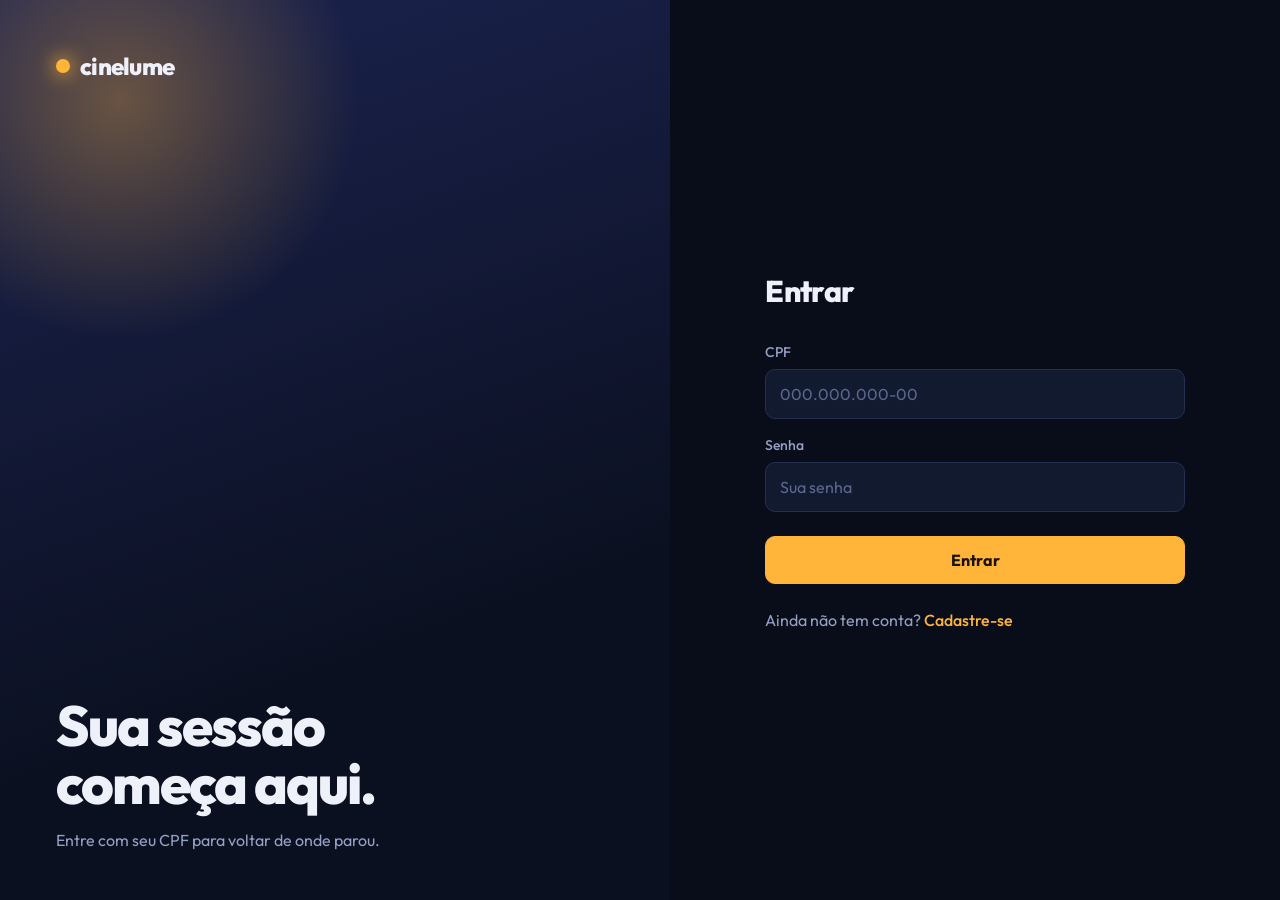
<file: public/index.html>
<!DOCTYPE html>
<html lang="pt-BR">
<head>
    <meta charset="UTF-8">
    <meta name="viewport" content="width=device-width, initial-scale=1.0">
    <link rel="stylesheet" href="style.css">
    <title>Entrar | cinelume</title>
</head>
<body>
    <main class="auth">
        <section class="auth-hero">
            <a class="marca" href="index.html">cinelume</a>
            <div>
                <h2>Sua sessão começa aqui.</h2>
                <p>Entre com seu CPF para voltar de onde parou.</p>
            </div>
        </section>

        <section class="auth-form">
            <div class="caixa">
                <h1>Entrar</h1>

                <div class="campo">
                    <label>CPF</label>
                    <input type="text" id="cpf" placeholder="000.000.000-00">
                </div>

                <div class="campo">
                    <label>Senha</label>
                    <input type="password" id="senha" placeholder="Sua senha">
                </div>

                <button class="cheio" onclick="enviarDados()">Entrar</button>

                <p class="troca">Ainda não tem conta? <a href="/public/cadastro.html">Cadastre-se</a></p>
            </div>
        </section>
    </main>

    <script src="/public/login.js"></script>
</body>
</html>
</file>
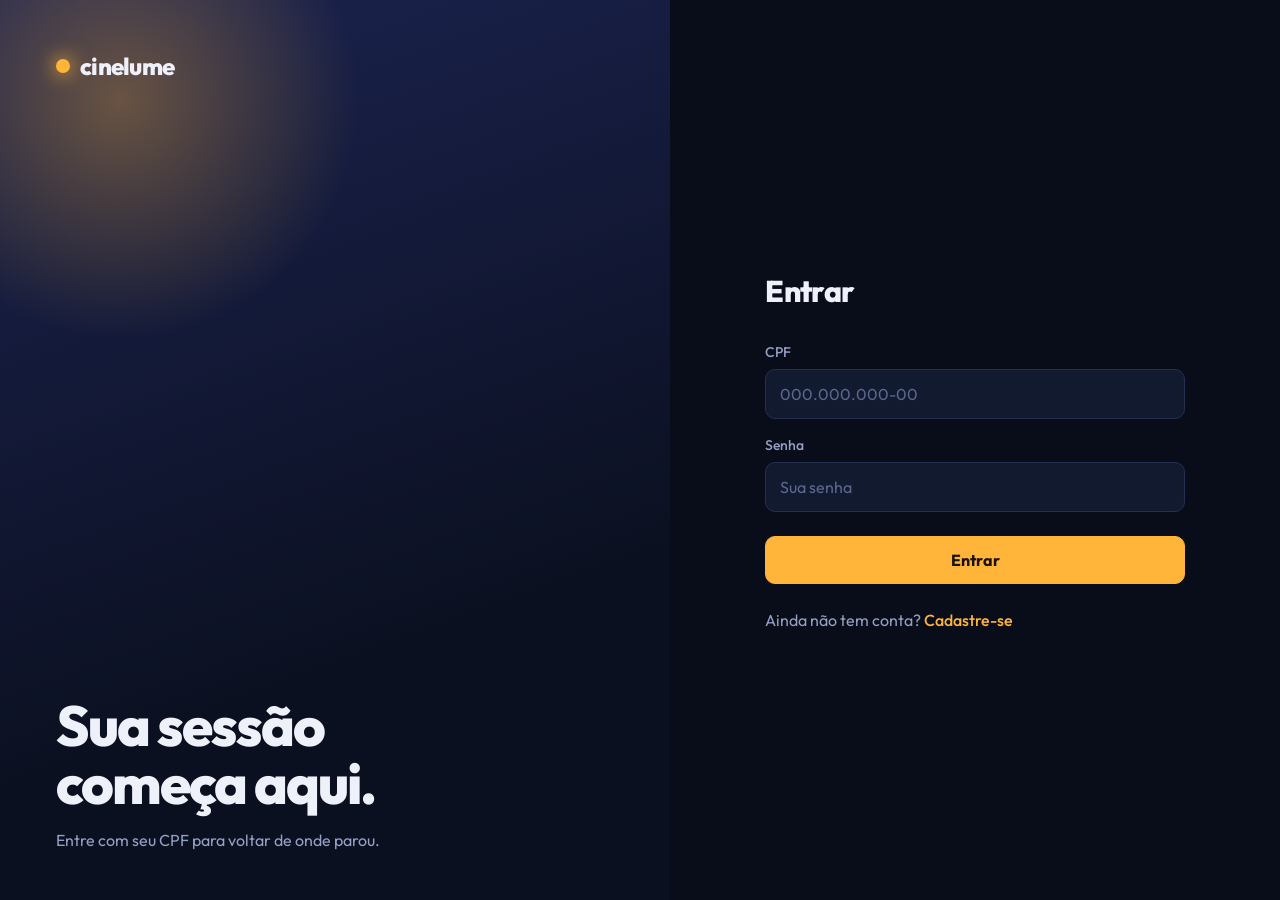
<file: public/admin.html>
<!DOCTYPE html>
<html lang="pt-BR">
<head>
    <meta charset="UTF-8">
    <meta name="viewport" content="width=device-width, initial-scale=1.0">
    <link rel="stylesheet" href="style.css">
    <title>Assinantes | cinelume</title>
</head>
<body>
    <header class="topo">
        <a class="marca" href="/public/BemVindo.html">cinelume</a>
        <nav>
            <a href="/public/BemVindo.html">Voltar ao início</a>
        </nav>
    </header>

    <main class="conteudo">
        <h1>Assinantes</h1>

        <div class="barra">
            <input type="text" id="busca" placeholder="Buscar por CPF">
            <button onclick="buscar()">Buscar</button>
            <button class="sec" onclick="listar()">Mostrar todos</button>
        </div>

        <div class="tabela">
            <table>
                <thead>
                    <tr>
                        <th>Nome</th>
                        <th>Sobrenome</th>
                        <th>CPF</th>
                        <th>Email</th>
                        <th>Telefone</th>
                        <th>Cidade</th>
                        <th>Ações</th>
                    </tr>
                </thead>
                <tbody id="lista"></tbody>
            </table>
        </div>
    </main>

    <aside id="edicao" style="display: none;">
        <h2>Editar assinante</h2>

        <div class="campo">
            <label>Nome</label>
            <input type="text" id="nome">
        </div>
        <div class="campo">
            <label>Sobrenome</label>
            <input type="text" id="sobrenome">
        </div>
        <div class="campo">
            <label>CPF</label>
            <input type="text" id="cpf">
        </div>
        <div class="campo">
            <label>Email</label>
            <input type="text" id="email">
        </div>
        <div class="campo">
            <label>Senha</label>
            <input type="text" id="senha">
        </div>
        <div class="campo">
            <label>Rua</label>
            <input type="text" id="rua">
        </div>
        <div class="campo">
            <label>CEP</label>
            <input type="text" id="cep">
        </div>
        <div class="campo">
            <label>Cidade</label>
            <input type="text" id="cidade">
        </div>
        <div class="campo">
            <label>Estado</label>
            <input type="text" id="estado">
        </div>
        <div class="campo">
            <label>Telefone</label>
            <input type="text" id="telefone">
        </div>

        <div class="acoes">
            <button onclick="salvar()">Salvar</button>
            <button class="sec" onclick="cancelar()">Cancelar</button>
        </div>
    </aside>

    <script src="/public/admin.js"></script>
</body>
</html>
</file>
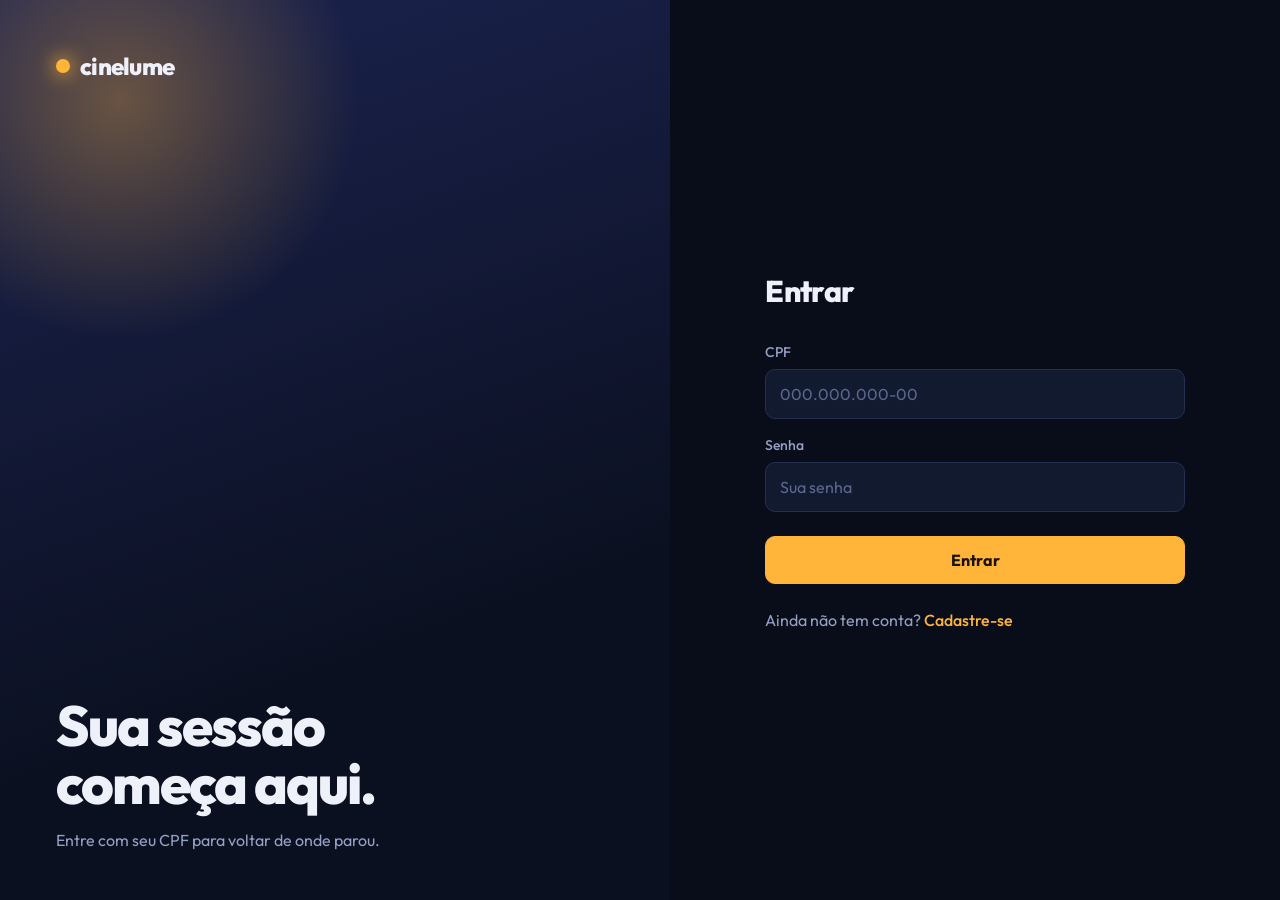
<file: public/BemVindo.html>
<!DOCTYPE html>
<html lang="pt-BR">
<head>
    <meta charset="UTF-8">
    <meta name="viewport" content="width=device-width, initial-scale=1.0">
    <link rel="stylesheet" href="style.css">
    <title>Início | cinelume</title>
</head>
<body>
    <header class="topo">
        <a class="marca" href="/public/BemVindo.html">cinelume</a>
        <nav>
            <span id="linkAdmin"></span>
            <button class="sec" onclick="sair()">Sair</button>
        </nav>
    </header>

    <section class="banner">
        <h1>Olá, <span id="nome"></span></h1>
        <p>Escolha o que assistir hoje.</p>
    </section>

    <section class="fileira">
        <h3>Em alta</h3>
        <div class="cartazes">
            <div class="cartaz">Noite Azul<small>Drama</small></div>
            <div class="cartaz">Maré Viva<small>Aventura</small></div>
            <div class="cartaz">Sol Vermelho<small>Ação</small></div>
            <div class="cartaz">Código Aurora<small>Ficção científica</small></div>
            <div class="cartaz">Último Verão<small>Romance</small></div>
            <div class="cartaz">Cidade Fantasma<small>Suspense</small></div>
        </div>
    </section>

    <section class="fileira">
        <h3>Novidades</h3>
        <div class="cartazes">
            <div class="cartaz">Estrelas de Papel<small>Animação</small></div>
            <div class="cartaz">A Última Sessão<small>Documentário</small></div>
            <div class="cartaz">Linha do Tempo<small>Ficção científica</small></div>
            <div class="cartaz">Ventos do Sul<small>Drama</small></div>
            <div class="cartaz">Rota 66<small>Ação</small></div>
            <div class="cartaz">Pequenas Luzes<small>Família</small></div>
        </div>
    </section>

    <script src="/public/bemvindo.js"></script>
</body>
</html>
</file>
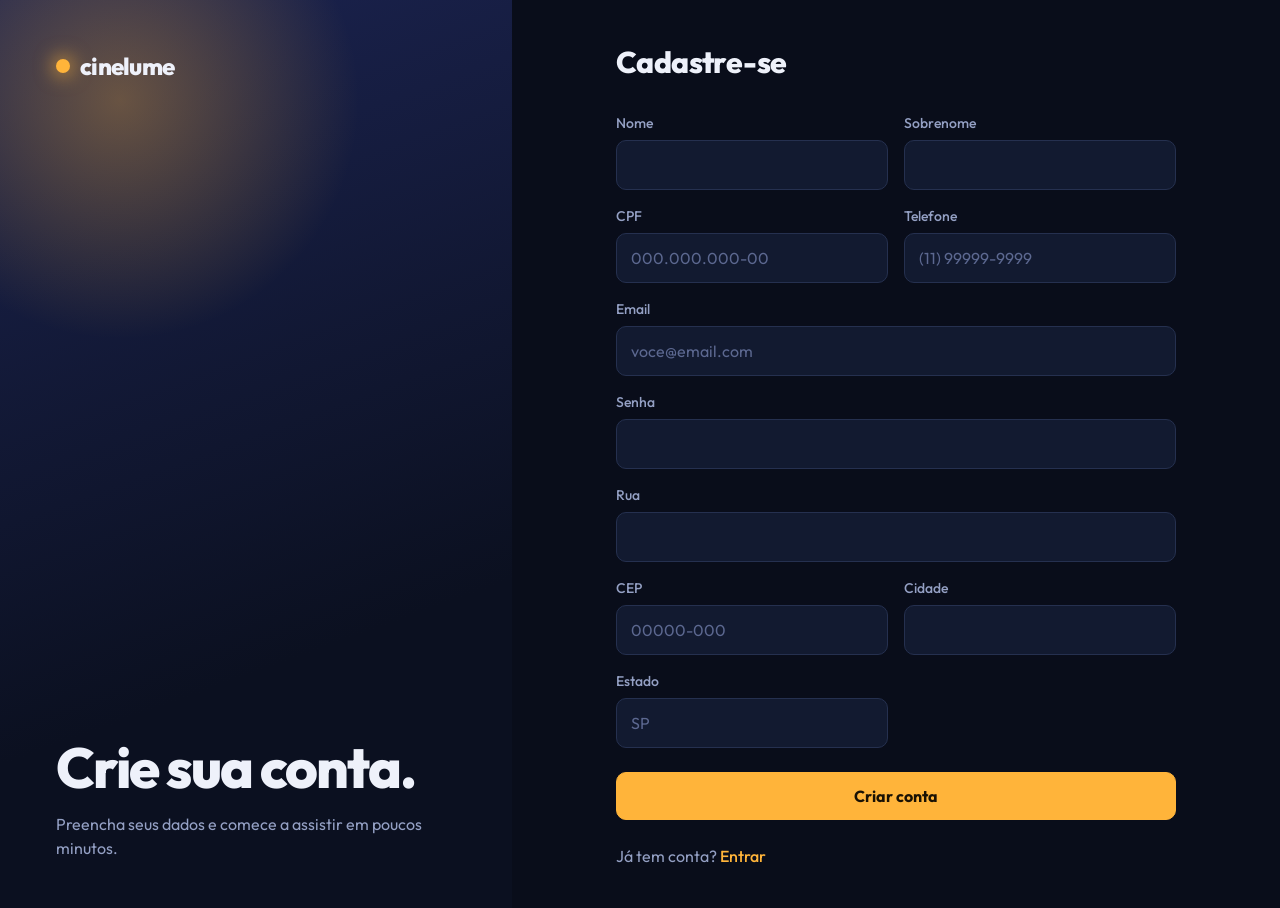
<file: public/cadastro.html>
<!DOCTYPE html>
<html lang="pt-BR">
<head>
    <meta charset="UTF-8">
    <meta name="viewport" content="width=device-width, initial-scale=1.0">
    <link rel="stylesheet" href="style.css">
    <title>Cadastro | cinelume</title>
</head>
<body>
    <main class="auth larga">
        <section class="auth-hero">
            <a class="marca" href="/public/index.html">cinelume</a>
            <div>
                <h2>Crie sua conta.</h2>
                <p>Preencha seus dados e comece a assistir em poucos minutos.</p>
            </div>
        </section>

        <section class="auth-form">
            <div class="caixa">
                <h1>Cadastre-se</h1>

                <div class="campos">
                    <div class="campo">
                        <label>Nome</label>
                        <input type="text" id="nome">
                    </div>
                    <div class="campo">
                        <label>Sobrenome</label>
                        <input type="text" id="sobrenome">
                    </div>
                    <div class="campo">
                        <label>CPF</label>
                        <input type="text" id="cpf" placeholder="000.000.000-00">
                    </div>
                    <div class="campo">
                        <label>Telefone</label>
                        <input type="text" id="telefone" placeholder="(11) 99999-9999">
                    </div>
                    <div class="campo largo">
                        <label>Email</label>
                        <input type="text" id="email" placeholder="voce@email.com">
                    </div>
                    <div class="campo largo">
                        <label>Senha</label>
                        <input type="password" id="senha">
                    </div>
                    <div class="campo largo">
                        <label>Rua</label>
                        <input type="text" id="rua">
                    </div>
                    <div class="campo">
                        <label>CEP</label>
                        <input type="text" id="cep" placeholder="00000-000">
                    </div>
                    <div class="campo">
                        <label>Cidade</label>
                        <input type="text" id="cidade">
                    </div>
                    <div class="campo">
                        <label>Estado</label>
                        <input type="text" id="estado" placeholder="SP">
                    </div>
                </div>

                <button class="cheio" onclick="enviarDados()">Criar conta</button>

                <p class="troca">Já tem conta? <a href="/public/index.html">Entrar</a></p>
            </div>
        </section>
    </main>

    <script src="/public/cadastro.js"></script>
</body>
</html>
</file>
<file: public/style.css>
@import url('https://fonts.googleapis.com/css2?family=Outfit:wght@400;500;700;800&display=swap');

:root {
    --fundo: #090d1a;
    --painel: #121a30;
    --linha: #25304f;
    --texto: #eef1fa;
    --suave: #94a0c4;
    --ambar: #ffb43a;
    --ambar-escuro: #e69a1c;
    --perigo: #ff6b6b;
    --fonte: 'Outfit', 'Segoe UI', Arial, sans-serif;
}

* {
    margin: 0;
    padding: 0;
    box-sizing: border-box;
}

body {
    min-height: 100vh;
    background: var(--fundo);
    color: var(--texto);
    font-family: var(--fonte);
    line-height: 1.5;
}

a {
    color: var(--ambar);
    font-weight: 500;
    text-decoration: none;
}

a:hover {
    text-decoration: underline;
    text-underline-offset: 4px;
}

.marca {
    display: inline-flex;
    align-items: center;
    gap: 10px;
    font-size: 24px;
    font-weight: 800;
    letter-spacing: -0.03em;
    color: var(--texto);
}

.marca:hover {
    text-decoration: none;
}

.marca::before {
    content: '';
    width: 14px;
    height: 14px;
    border-radius: 50%;
    background: var(--ambar);
    box-shadow: 0 0 18px 4px rgba(255, 180, 58, 0.55);
}

.auth {
    min-height: 100vh;
    display: grid;
    grid-template-columns: 1.1fr 1fr;
}

.auth.larga {
    grid-template-columns: 0.8fr 1.2fr;
}

.auth-hero {
    position: relative;
    display: flex;
    flex-direction: column;
    justify-content: space-between;
    gap: 48px;
    padding: 48px 56px;
    overflow: hidden;
    background: linear-gradient(160deg, #1b2350 0%, #0b1020 70%);
}

.auth-hero::after {
    content: '';
    position: absolute;
    top: -160px;
    left: -140px;
    width: 520px;
    height: 520px;
    border-radius: 50%;
    background: radial-gradient(circle, rgba(255, 180, 58, 0.35), transparent 65%);
    pointer-events: none;
}

.auth-hero > * {
    position: relative;
    z-index: 1;
}

.auth-hero h2 {
    max-width: 11ch;
    font-size: clamp(36px, 4.4vw, 60px);
    font-weight: 800;
    line-height: 1.02;
    letter-spacing: -0.035em;
}

.auth-hero p {
    max-width: 36ch;
    margin-top: 16px;
    color: var(--suave);
}

.auth-form {
    display: flex;
    align-items: center;
    justify-content: center;
    padding: 40px 24px;
}

.caixa {
    width: min(420px, 100%);
}

.larga .caixa {
    width: min(560px, 100%);
}

.caixa h1 {
    margin-bottom: 28px;
    font-size: 30px;
    font-weight: 800;
    letter-spacing: -0.02em;
}

.campos {
    display: grid;
    grid-template-columns: 1fr 1fr;
    gap: 16px;
}

.campo {
    margin-bottom: 16px;
}

.campos + .cheio {
    margin-top: 24px;
}

.campos .campo {
    margin-bottom: 0;
}

.campo.largo {
    grid-column: 1 / -1;
}

label {
    display: block;
    margin-bottom: 6px;
    font-size: 14px;
    font-weight: 500;
    color: var(--suave);
}

input {
    width: 100%;
    padding: 12px 14px;
    background: var(--painel);
    color: var(--texto);
    font: inherit;
    border: 1.5px solid var(--linha);
    border-radius: 10px;
    transition: border-color 0.15s, box-shadow 0.15s;
}

input::placeholder {
    color: #5c6890;
}

input:focus {
    outline: none;
    border-color: var(--ambar);
    box-shadow: 0 0 0 3px rgba(255, 180, 58, 0.2);
}

button {
    padding: 11px 22px;
    background: var(--ambar);
    color: #1a1204;
    font: inherit;
    font-weight: 700;
    border: 1.5px solid var(--ambar);
    border-radius: 10px;
    cursor: pointer;
    transition: background 0.15s, color 0.15s, border-color 0.15s;
}

button:hover {
    background: var(--ambar-escuro);
    border-color: var(--ambar-escuro);
}

button:focus-visible,
a:focus-visible,
input:focus-visible {
    outline: 3px solid var(--texto);
    outline-offset: 2px;
}

button.sec,
button + button {
    background: transparent;
    color: var(--texto);
    border-color: var(--linha);
}

button.sec:hover,
button + button:hover {
    background: var(--painel);
    border-color: var(--suave);
}

.cheio {
    width: 100%;
    margin-top: 8px;
}

.troca {
    margin-top: 24px;
    color: var(--suave);
}

.topo {
    position: sticky;
    top: 0;
    z-index: 5;
    display: flex;
    align-items: center;
    justify-content: space-between;
    padding: 18px 40px;
    background: rgba(9, 13, 26, 0.88);
    backdrop-filter: blur(10px);
    border-bottom: 1px solid var(--linha);
}

.topo nav {
    display: flex;
    align-items: center;
    gap: 20px;
}

.banner {
    padding: 80px 40px 56px;
    background:
        radial-gradient(circle at 85% 0%, rgba(255, 180, 58, 0.22), transparent 45%),
        linear-gradient(180deg, #151d42 0%, var(--fundo) 100%);
}

.banner h1 {
    font-size: clamp(36px, 6vw, 72px);
    font-weight: 800;
    line-height: 1.02;
    letter-spacing: -0.035em;
}

.banner p {
    margin-top: 14px;
    color: var(--suave);
    font-size: 18px;
}

.fileira {
    padding: 8px 40px 36px;
}

.fileira h3 {
    margin-bottom: 16px;
    font-size: 22px;
    font-weight: 700;
}

.cartazes {
    display: grid;
    grid-template-columns: repeat(auto-fill, minmax(150px, 1fr));
    gap: 16px;
}

.cartaz {
    aspect-ratio: 2 / 3;
    display: flex;
    flex-direction: column;
    justify-content: flex-end;
    padding: 14px;
    font-weight: 700;
    line-height: 1.15;
    border: 1px solid var(--linha);
    border-radius: 12px;
    transition: transform 0.2s;
}

.cartaz:hover {
    transform: scale(1.04);
}

.cartaz small {
    display: block;
    margin-top: 4px;
    font-size: 12px;
    font-weight: 400;
    color: rgba(255, 255, 255, 0.72);
}

.cartaz:nth-child(1) { background: linear-gradient(to top, rgba(0,0,0,.75), transparent 60%), linear-gradient(145deg, #3a2a8f, #c2467a); }
.cartaz:nth-child(2) { background: linear-gradient(to top, rgba(0,0,0,.75), transparent 60%), linear-gradient(145deg, #0f5c6e, #2fbf9b); }
.cartaz:nth-child(3) { background: linear-gradient(to top, rgba(0,0,0,.75), transparent 60%), linear-gradient(145deg, #7a2a1c, #ffb43a); }
.cartaz:nth-child(4) { background: linear-gradient(to top, rgba(0,0,0,.75), transparent 60%), linear-gradient(145deg, #1c2f7a, #4aa3ff); }
.cartaz:nth-child(5) { background: linear-gradient(to top, rgba(0,0,0,.75), transparent 60%), linear-gradient(145deg, #4a1c5e, #ff6b9a); }
.cartaz:nth-child(6) { background: linear-gradient(to top, rgba(0,0,0,.75), transparent 60%), linear-gradient(145deg, #2a3a1c, #9acb3a); }

.conteudo {
    padding: 32px 40px 56px;
}

.conteudo h1 {
    font-size: 34px;
    font-weight: 800;
    letter-spacing: -0.02em;
}

.barra {
    display: flex;
    flex-wrap: wrap;
    gap: 10px;
    margin: 24px 0;
}

.barra input {
    width: 300px;
    max-width: 100%;
}

.tabela {
    overflow-x: auto;
    border: 1px solid var(--linha);
    border-radius: 14px;
}

table {
    width: 100%;
    border-collapse: collapse;
    font-size: 15px;
}

th {
    padding: 14px 16px;
    background: var(--painel);
    color: var(--suave);
    font-size: 14px;
    font-weight: 500;
    text-align: left;
    white-space: nowrap;
}

td {
    padding: 14px 16px;
    border-top: 1px solid var(--linha);
    white-space: nowrap;
}

tbody tr:hover td {
    background: rgba(18, 26, 48, 0.7);
}

td button {
    padding: 6px 14px;
    font-size: 14px;
}

td button + button {
    margin-left: 8px;
    color: var(--perigo);
    border-color: rgba(255, 107, 107, 0.45);
}

td button + button:hover {
    background: var(--perigo);
    color: #1a0808;
    border-color: var(--perigo);
}

#edicao {
    position: fixed;
    top: 0;
    right: 0;
    bottom: 0;
    z-index: 10;
    width: min(420px, 100%);
    padding: 28px;
    overflow-y: auto;
    background: var(--painel);
    border-left: 1px solid var(--linha);
    box-shadow: -30px 0 60px rgba(0, 0, 0, 0.5);
}

#edicao h2 {
    margin-bottom: 24px;
    font-size: 24px;
    font-weight: 800;
}

.acoes {
    display: flex;
    gap: 10px;
    margin-top: 24px;
}

@media (max-width: 800px) {
    .auth,
    .auth.larga {
        grid-template-columns: 1fr;
    }

    .auth-hero {
        padding: 28px 24px;
        gap: 24px;
    }

    .auth-hero h2 {
        font-size: 34px;
    }

    .campos {
        grid-template-columns: 1fr;
    }

    .topo {
        padding: 14px 20px;
    }

    .banner,
    .fileira,
    .conteudo {
        padding-left: 20px;
        padding-right: 20px;
    }
}
</file>
